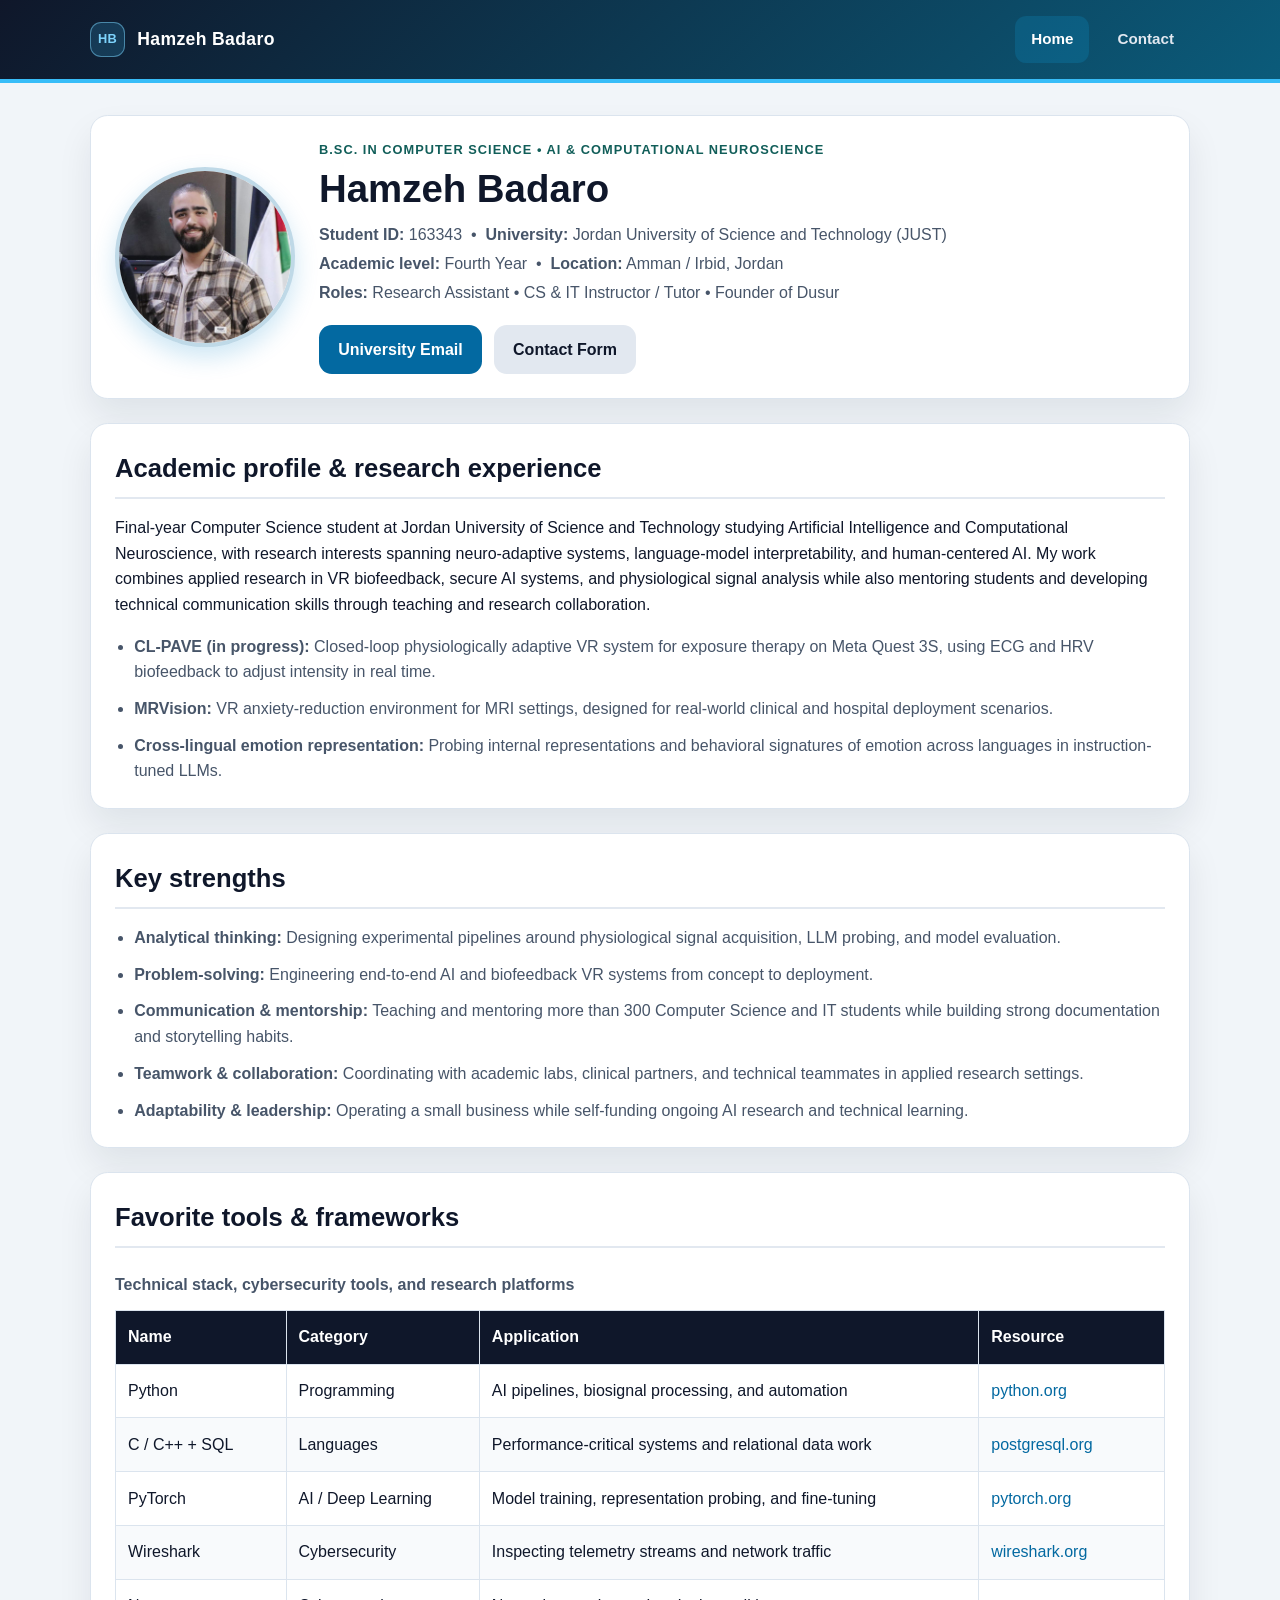
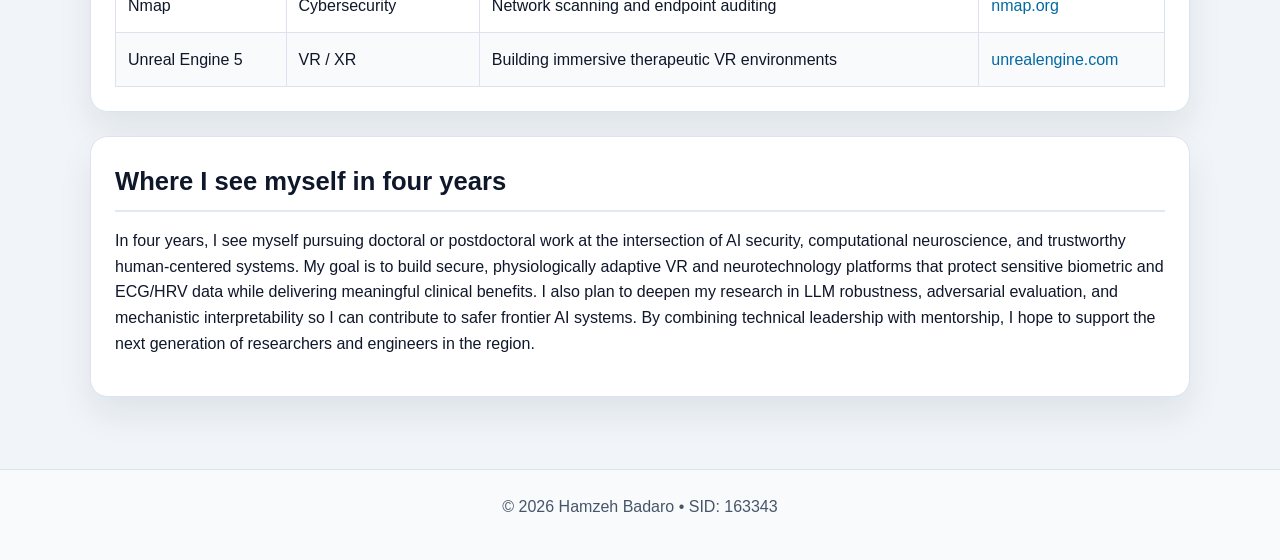
<file: index.html>
<!DOCTYPE html>
<html lang="en">
<head>
    <meta charset="UTF-8">
    <meta name="viewport" content="width=device-width, initial-scale=1.0">
    <title>Hamzeh Badaro | Portfolio</title>
    <meta name="description" content="Hamzeh Badaro portfolio and contact page for AI, computational neuroscience, and human-centered systems research.">
    <link rel="stylesheet" href="style.css">
</head>
<body>
    <header class="site-header">
        <div class="container nav-wrap">
            <a href="index.html" class="brand" aria-label="Hamzeh Badaro home">
                <span class="brand-mark">HB</span>
                <span>Hamzeh Badaro</span>
            </a>
            <nav class="main-nav" aria-label="Main navigation">
                <a class="active" href="index.html">Home</a>
                <a href="contact.html">Contact</a>
            </nav>
        </div>
    </header>

    <main class="container page-shell">
        <section class="card hero-card">
            <img class="profile-photo" src="profile-photo.jpg" alt="Portrait of Hamzeh Badaro">
            <div class="hero-copy">
                <p class="eyebrow">B.Sc. in Computer Science • AI &amp; Computational Neuroscience</p>
                <h1>Hamzeh Badaro</h1>
                <p class="meta-line"><strong>Student ID:</strong> 163343 &nbsp;•&nbsp; <strong>University:</strong> Jordan University of Science and Technology (JUST)</p>
                <p class="meta-line"><strong>Academic level:</strong> Fourth Year &nbsp;•&nbsp; <strong>Location:</strong> Amman / Irbid, Jordan</p>
                <p class="meta-line"><strong>Roles:</strong> Research Assistant • CS &amp; IT Instructor / Tutor • Founder of Dusur</p>
                <div class="hero-actions">
                    <a class="button primary" href="mailto:hkbadaro22@cit.just.edu.jo">University Email</a>
                    <a class="button secondary" href="contact.html">Contact Form</a>
                </div>
            </div>
        </section>

        <section class="card">
            <h2>Academic profile &amp; research experience</h2>
            <p>
                Final-year Computer Science student at Jordan University of Science and Technology studying Artificial Intelligence and Computational Neuroscience, with research interests spanning neuro-adaptive systems, language-model interpretability, and human-centered AI. My work combines applied research in VR biofeedback, secure AI systems, and physiological signal analysis while also mentoring students and developing technical communication skills through teaching and research collaboration.
            </p>
            <ul class="feature-list">
                <li><strong>CL-PAVE (in progress):</strong> Closed-loop physiologically adaptive VR system for exposure therapy on Meta Quest 3S, using ECG and HRV biofeedback to adjust intensity in real time.</li>
                <li><strong>MRVision:</strong> VR anxiety-reduction environment for MRI settings, designed for real-world clinical and hospital deployment scenarios.</li>
                <li><strong>Cross-lingual emotion representation:</strong> Probing internal representations and behavioral signatures of emotion across languages in instruction-tuned LLMs.</li>
            </ul>
        </section>

        <section class="card">
            <h2>Key strengths</h2>
            <ul class="feature-list">
                <li><strong>Analytical thinking:</strong> Designing experimental pipelines around physiological signal acquisition, LLM probing, and model evaluation.</li>
                <li><strong>Problem-solving:</strong> Engineering end-to-end AI and biofeedback VR systems from concept to deployment.</li>
                <li><strong>Communication &amp; mentorship:</strong> Teaching and mentoring more than 300 Computer Science and IT students while building strong documentation and storytelling habits.</li>
                <li><strong>Teamwork &amp; collaboration:</strong> Coordinating with academic labs, clinical partners, and technical teammates in applied research settings.</li>
                <li><strong>Adaptability &amp; leadership:</strong> Operating a small business while self-funding ongoing AI research and technical learning.</li>
            </ul>
        </section>

        <section class="card">
            <h2>Favorite tools &amp; frameworks</h2>
            <div class="table-wrap">
                <table>
                    <caption>Technical stack, cybersecurity tools, and research platforms</caption>
                    <thead>
                        <tr>
                            <th>Name</th>
                            <th>Category</th>
                            <th>Application</th>
                            <th>Resource</th>
                        </tr>
                    </thead>
                    <tbody>
                        <tr>
                            <td>Python</td>
                            <td>Programming</td>
                            <td>AI pipelines, biosignal processing, and automation</td>
                            <td><a href="https://www.python.org/doc/" target="_blank" rel="noreferrer">python.org</a></td>
                        </tr>
                        <tr>
                            <td>C / C++ + SQL</td>
                            <td>Languages</td>
                            <td>Performance-critical systems and relational data work</td>
                            <td><a href="https://www.postgresql.org/docs/" target="_blank" rel="noreferrer">postgresql.org</a></td>
                        </tr>
                        <tr>
                            <td>PyTorch</td>
                            <td>AI / Deep Learning</td>
                            <td>Model training, representation probing, and fine-tuning</td>
                            <td><a href="https://pytorch.org/" target="_blank" rel="noreferrer">pytorch.org</a></td>
                        </tr>
                        <tr>
                            <td>Wireshark</td>
                            <td>Cybersecurity</td>
                            <td>Inspecting telemetry streams and network traffic</td>
                            <td><a href="https://www.wireshark.org/docs/" target="_blank" rel="noreferrer">wireshark.org</a></td>
                        </tr>
                        <tr>
                            <td>Nmap</td>
                            <td>Cybersecurity</td>
                            <td>Network scanning and endpoint auditing</td>
                            <td><a href="https://nmap.org/docs.html" target="_blank" rel="noreferrer">nmap.org</a></td>
                        </tr>
                        <tr>
                            <td>Unreal Engine 5</td>
                            <td>VR / XR</td>
                            <td>Building immersive therapeutic VR environments</td>
                            <td><a href="https://www.unrealengine.com/en-US/unreal-engine-5" target="_blank" rel="noreferrer">unrealengine.com</a></td>
                        </tr>
                    </tbody>
                </table>
            </div>
        </section>

        <section class="card">
            <h2>Where I see myself in four years</h2>
            <p>
                In four years, I see myself pursuing doctoral or postdoctoral work at the intersection of AI security, computational neuroscience, and trustworthy human-centered systems. My goal is to build secure, physiologically adaptive VR and neurotechnology platforms that protect sensitive biometric and ECG/HRV data while delivering meaningful clinical benefits. I also plan to deepen my research in LLM robustness, adversarial evaluation, and mechanistic interpretability so I can contribute to safer frontier AI systems. By combining technical leadership with mentorship, I hope to support the next generation of researchers and engineers in the region.
            </p>
        </section>
    </main>

    <footer class="site-footer">
        <div class="container">
            <p>&copy; 2026 Hamzeh Badaro • SID: 163343</p>
        </div>
    </footer>
</body>
</html>
</file>
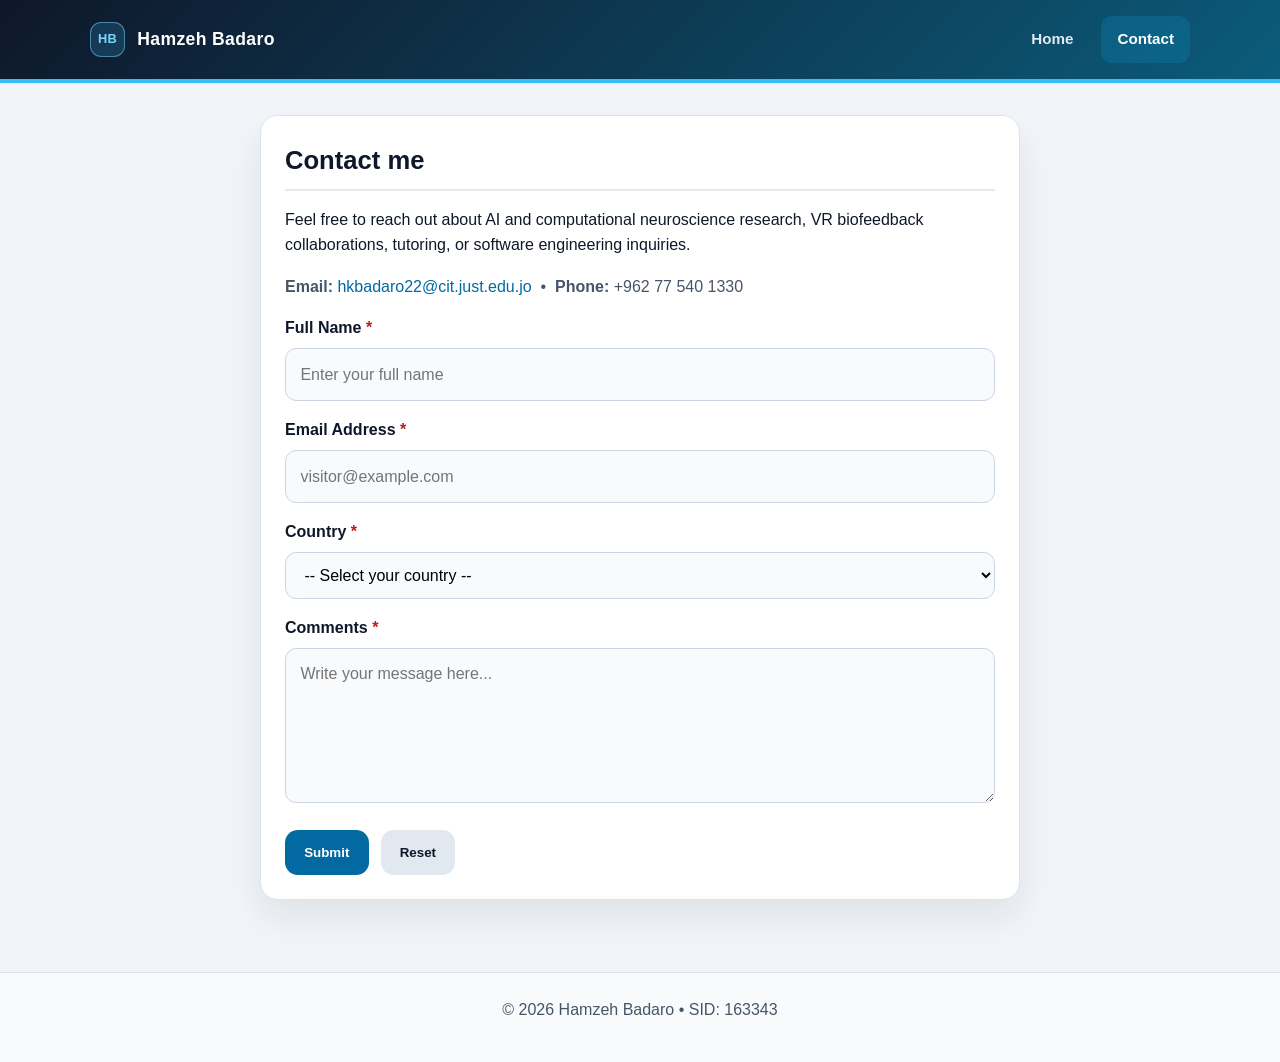
<file: contact.html>
<!DOCTYPE html>
<html lang="en">
<head>
    <meta charset="UTF-8">
    <meta name="viewport" content="width=device-width, initial-scale=1.0">
    <title>Contact Hamzeh Badaro</title>
    <meta name="description" content="Contact Hamzeh Badaro for AI, computational neuroscience, and research collaboration inquiries.">
    <link rel="stylesheet" href="style.css">
</head>
<body>
    <header class="site-header">
        <div class="container nav-wrap">
            <a href="index.html" class="brand" aria-label="Hamzeh Badaro home">
                <span class="brand-mark">HB</span>
                <span>Hamzeh Badaro</span>
            </a>
            <nav class="main-nav" aria-label="Main navigation">
                <a href="index.html">Home</a>
                <a class="active" href="contact.html">Contact</a>
            </nav>
        </div>
    </header>

    <main class="container page-shell narrow-shell">
        <section class="card contact-card">
            <h2>Contact me</h2>
            <p>
                Feel free to reach out about AI and computational neuroscience research, VR biofeedback collaborations, tutoring, or software engineering inquiries.
            </p>
            <p class="contact-meta">
                <strong>Email:</strong> <a href="mailto:hkbadaro22@cit.just.edu.jo">hkbadaro22@cit.just.edu.jo</a> &nbsp;•&nbsp;
                <strong>Phone:</strong> +962 77 540 1330
            </p>

            <div id="formFeedback" class="form-feedback" role="status" aria-live="polite"></div>

            <form id="contactForm" novalidate>
                <div class="form-group">
                    <label for="fullName">Full Name <span class="required">*</span></label>
                    <input type="text" id="fullName" name="fullName" placeholder="Enter your full name" autocomplete="name">
                </div>

                <div class="form-group">
                    <label for="email">Email Address <span class="required">*</span></label>
                    <input type="email" id="email" name="email" placeholder="visitor@example.com" autocomplete="email">
                </div>

                <div class="form-group">
                    <label for="country">Country <span class="required">*</span></label>
                    <select id="country" name="country">
                        <option value="">-- Select your country --</option>
                        <option value="Jordan">Jordan</option>
                        <option value="Saudi Arabia">Saudi Arabia</option>
                        <option value="United Arab Emirates">United Arab Emirates</option>
                        <option value="Palestine">Palestine</option>
                        <option value="Egypt">Egypt</option>
                        <option value="Qatar">Qatar</option>
                        <option value="Kuwait">Kuwait</option>
                        <option value="United States">United States</option>
                        <option value="United Kingdom">United Kingdom</option>
                        <option value="Other">Other</option>
                    </select>
                </div>

                <div class="form-group">
                    <label for="comments">Comments <span class="required">*</span></label>
                    <textarea id="comments" name="comments" rows="5" placeholder="Write your message here..."></textarea>
                </div>

                <div class="button-row">
                    <button type="submit" class="button primary">Submit</button>
                    <button type="reset" class="button secondary">Reset</button>
                </div>
            </form>
        </section>
    </main>

    <footer class="site-footer">
        <div class="container">
            <p>&copy; 2026 Hamzeh Badaro • SID: 163343</p>
        </div>
    </footer>

    <script>
        const form = document.getElementById('contactForm');
        const feedback = document.getElementById('formFeedback');

        function showFeedback(message, isError) {
            feedback.textContent = message;
            feedback.classList.toggle('error', isError);
            feedback.classList.toggle('success', !isError);
            feedback.hidden = false;
        }

        form.addEventListener('submit', function (event) {
            event.preventDefault();

            const fullName = document.getElementById('fullName').value.trim();
            const email = document.getElementById('email').value.trim();
            const country = document.getElementById('country').value.trim();
            const comments = document.getElementById('comments').value.trim();

            if (!fullName || !email || !country || !comments) {
                showFeedback('Please fill in all required fields before submitting.', true);
                return;
            }

            const emailPattern = /^[^\s@]+@[^\s@]+\.[^\s@]+$/;
            if (!emailPattern.test(email)) {
                showFeedback('Please enter a valid email address.', true);
                return;
            }

            showFeedback(`Thank you, ${fullName}! Your message has been submitted successfully.`, false);
            form.reset();
        });
    </script>
</body>
</html>
</file>
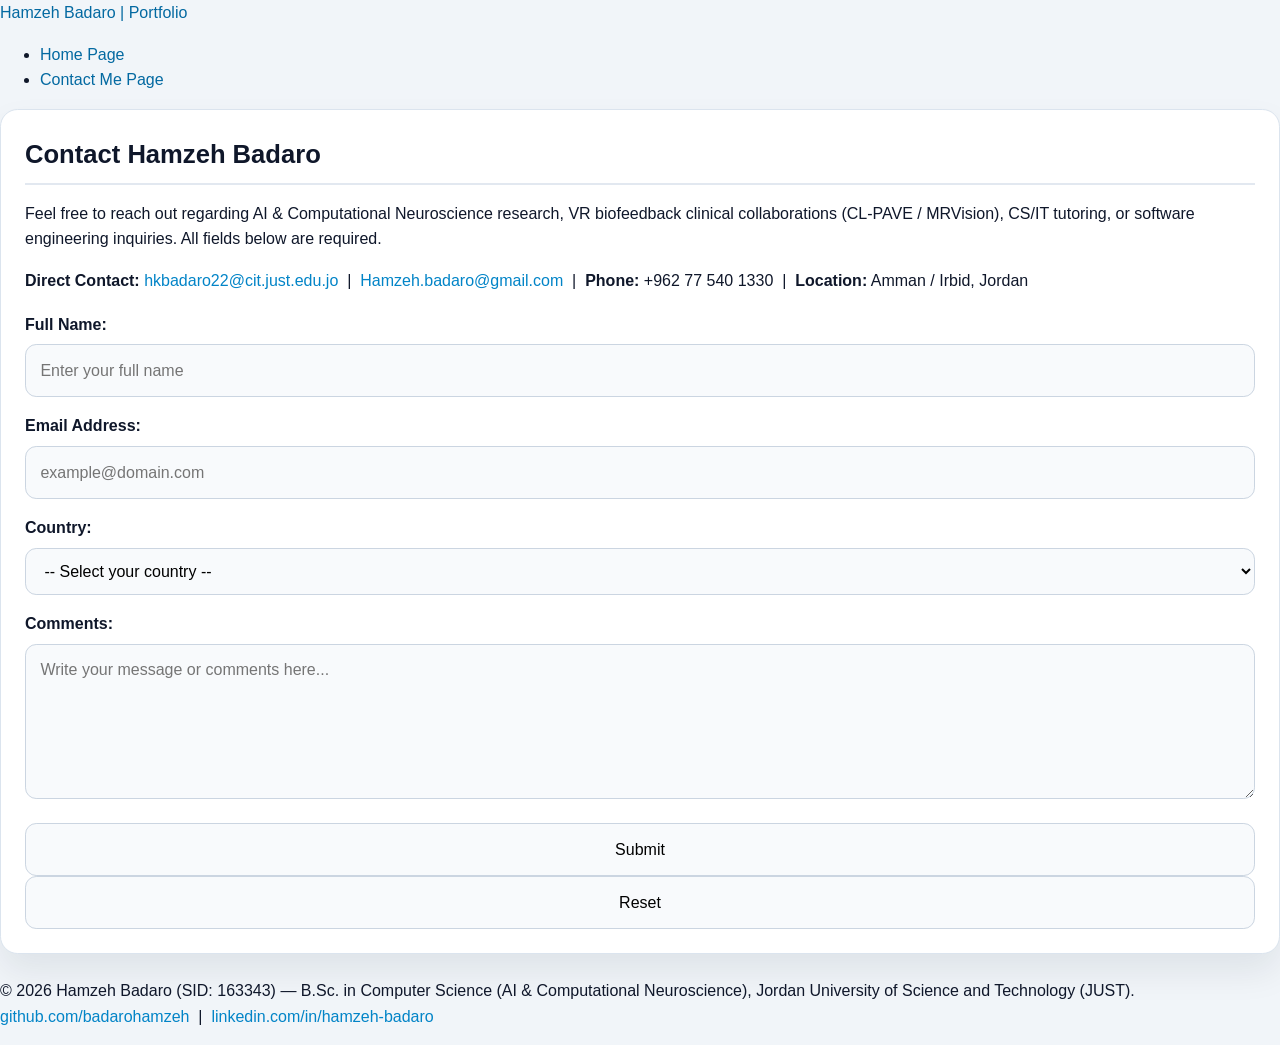
<file: contact_me_163343_hamzeh_badaro.html>
<!DOCTYPE html>
<!-- CIS 341 Assignment: Professional Portfolio Website - Contact Me Page (contact.html) -->
<html lang="en">
<head>
    <meta charset="utf-8">
    <meta name="viewport" content="width=device-width, initial-scale=1.0">
    <title>Contact Me - 163343 - Hamzeh Badaro</title>
    <link rel="stylesheet" type="text/css" href="style.css">
    <script type="text/javascript">
        // Validate that all fields are filled in before submission
        function validateForm(event) {
            var fullName = document.getElementById("fullName").value;
            var email = document.getElementById("email").value;
            var country = document.getElementById("country").value;
            var comments = document.getElementById("comments").value;

            // Trim whitespace to ensure fields are genuinely filled
            if (fullName.trim() == "" || email.trim() == "" || country.trim() == "" || comments.trim() == "") {
                window.alert("Please fill in all fields (Full Name, Email Address, Country, and Comments) before submitting the form.");
                if (event) {
                    event.preventDefault();
                }
                return false;
            }

            // Simple email format check
            if (email.indexOf("@") == -1 || email.indexOf(".") == -1) {
                window.alert("Please enter a valid email address.");
                if (event) {
                    event.preventDefault();
                }
                return false;
            }

            // Display simple alert message confirming that the form was submitted successfully
            window.alert("Thank you, " + fullName + "! Your form has been submitted successfully.");
            if (event) {
                event.preventDefault();
            }
            document.getElementById("contactForm").reset();
            return true;
        }

        function start() {
            var contactForm = document.getElementById("contactForm");
            contactForm.addEventListener("submit", validateForm, false);
        }

        window.addEventListener("load", start, false);
    </script>
</head>
<body>
    <!-- Navigation Structure (Simple Menu) -->
    <header class="navbar">
        <div class="nav-container">
            <a href="index.html" class="brand-title">Hamzeh Badaro | Portfolio</a>
            <ul class="nav-links">
                <li><a href="index.html">Home Page</a></li>
                <li><a href="contact.html" class="active">Contact Me Page</a></li>
            </ul>
        </div>
    </header>

    <div class="main-wrapper">
        <section class="card">
            <h2>Contact Hamzeh Badaro</h2>
            <p>
                Feel free to reach out regarding AI &amp; Computational Neuroscience research, VR biofeedback clinical collaborations (CL-PAVE / MRVision), CS/IT tutoring, or software engineering inquiries. All fields below are required.
            </p>
            <p class="student-meta" style="margin-bottom: 18px;">
                <strong>Direct Contact:</strong> <a href="mailto:hkbadaro22@cit.just.edu.jo" style="color: #0284c7;">hkbadaro22@cit.just.edu.jo</a> &nbsp;|&nbsp;
                <a href="mailto:Hamzeh.badaro@gmail.com" style="color: #0284c7;">Hamzeh.badaro@gmail.com</a> &nbsp;|&nbsp;
                <strong>Phone:</strong> +962 77 540 1330 &nbsp;|&nbsp;
                <strong>Location:</strong> Amman / Irbid, Jordan
            </p>

            <form id="contactForm" method="post" action="#">
                <div class="form-group">
                    <label for="fullName">Full Name:</label>
                    <input type="text" id="fullName" name="fullName" placeholder="Enter your full name">
                </div>

                <div class="form-group">
                    <label for="email">Email Address:</label>
                    <input type="email" id="email" name="email" placeholder="example@domain.com">
                </div>

                <div class="form-group">
                    <label for="country">Country:</label>
                    <select id="country" name="country">
                        <option value="">-- Select your country --</option>
                        <option value="Jordan">Jordan</option>
                        <option value="Saudi Arabia">Saudi Arabia</option>
                        <option value="United Arab Emirates">United Arab Emirates</option>
                        <option value="Palestine">Palestine</option>
                        <option value="Egypt">Egypt</option>
                        <option value="Qatar">Qatar</option>
                        <option value="Kuwait">Kuwait</option>
                        <option value="United States">United States</option>
                        <option value="United Kingdom">United Kingdom</option>
                        <option value="Other">Other</option>
                    </select>
                </div>

                <div class="form-group">
                    <label for="comments">Comments:</label>
                    <textarea id="comments" name="comments" rows="5" cols="50" placeholder="Write your message or comments here..."></textarea>
                </div>

                <div>
                    <input type="submit" id="submitButton" class="submit-btn" value="Submit">
                    <input type="reset" class="reset-btn" value="Reset">
                </div>
            </form>
        </section>
    </div>

    <footer>
        <p>
            &copy; 2026 Hamzeh Badaro (SID: 163343) &mdash; B.Sc. in Computer Science (AI &amp; Computational Neuroscience), Jordan University of Science and Technology (JUST).<br>
            <a href="https://github.com/badarohamzeh" target="_blank" style="color: #0284c7; text-decoration: none;">github.com/badarohamzeh</a> &nbsp;|&nbsp;
            <a href="https://linkedin.com/in/hamzeh-badaro" target="_blank" style="color: #0284c7; text-decoration: none;">linkedin.com/in/hamzeh-badaro</a>
        </p>
    </footer>
</body>
</html>
</file>
<file: style.css>
:root {
    --bg: #f1f5f9;
    --card: #ffffff;
    --card-border: #dbe4ee;
    --text: #0f172a;
    --muted: #475569;
    --brand: #0f766e;
    --brand-strong: #115e59;
    --accent: #0369a1;
    --accent-soft: #e0f2fe;
    --success: #166534;
    --error: #b91c1c;
    --shadow: 0 18px 35px rgba(15, 23, 42, 0.08);
}

* {
    box-sizing: border-box;
}

html {
    scroll-behavior: smooth;
}

body {
    margin: 0;
    font-family: Arial, Helvetica, sans-serif;
    background: var(--bg);
    color: var(--text);
    line-height: 1.6;
}

img {
    max-width: 100%;
    display: block;
}

p {
    margin: 0 0 1rem;
}

a {
    color: var(--accent);
    text-decoration: none;
}

a:hover {
    text-decoration: underline;
}

.container {
    width: min(1100px, calc(100% - 2rem));
    margin: 0 auto;
}

.site-header {
    background: linear-gradient(135deg, #0f172a 0%, #0b5b7a 100%);
    border-bottom: 4px solid #38bdf8;
    position: sticky;
    top: 0;
    z-index: 10;
}

.nav-wrap {
    display: flex;
    align-items: center;
    justify-content: space-between;
    gap: 1rem;
    padding: 1rem 0;
}

.brand {
    display: inline-flex;
    align-items: center;
    gap: 0.75rem;
    color: #fff;
    font-size: 1.1rem;
    font-weight: 700;
    letter-spacing: 0.02em;
}

.brand:hover {
    text-decoration: none;
}

.brand-mark {
    display: inline-flex;
    align-items: center;
    justify-content: center;
    width: 2.2rem;
    height: 2.2rem;
    border-radius: 0.7rem;
    background: rgba(56, 189, 248, 0.18);
    border: 1px solid rgba(125, 211, 252, 0.5);
    color: #7dd3fc;
    font-size: 0.8rem;
}

.main-nav {
    display: flex;
    align-items: center;
    gap: 0.75rem;
    flex-wrap: wrap;
}

.main-nav a {
    padding: 0.7rem 1rem;
    border-radius: 0.7rem;
    color: #e2e8f0;
    font-size: 0.95rem;
    font-weight: 700;
    transition: background-color 0.2s ease, color 0.2s ease;
}

.main-nav a:hover,
.main-nav a.active {
    background: rgba(14, 165, 233, 0.18);
    color: #fff;
    text-decoration: none;
}

.page-shell {
    padding: 2rem 0 3rem;
}

.narrow-shell {
    max-width: 760px;
}

.card {
    background: var(--card);
    border: 1px solid var(--card-border);
    border-radius: 1.1rem;
    box-shadow: var(--shadow);
    padding: 1.5rem;
    margin-bottom: 1.5rem;
}

.hero-card {
    display: grid;
    grid-template-columns: 180px 1fr;
    gap: 1.5rem;
    align-items: center;
}

.profile-photo {
    width: 180px;
    height: 180px;
    object-fit: cover;
    border-radius: 50%;
    border: 4px solid rgba(3, 105, 161, 0.25);
    box-shadow: 0 10px 25px rgba(2, 132, 199, 0.2);
}

.eyebrow {
    margin: 0 0 0.5rem;
    color: var(--brand-strong);
    font-size: 0.8rem;
    font-weight: 700;
    letter-spacing: 0.08em;
    text-transform: uppercase;
}

.hero-copy h1 {
    margin: 0 0 0.75rem;
    font-size: clamp(2rem, 3vw, 3rem);
    line-height: 1.1;
}

.meta-line {
    margin: 0.2rem 0;
    color: var(--muted);
}

.hero-actions,
.button-row {
    display: flex;
    gap: 0.75rem;
    flex-wrap: wrap;
    margin-top: 1.2rem;
}

.button {
    display: inline-flex;
    align-items: center;
    justify-content: center;
    min-height: 2.8rem;
    padding: 0.75rem 1.2rem;
    border: 0;
    border-radius: 0.8rem;
    font-weight: 700;
    cursor: pointer;
    transition: transform 0.2s ease, opacity 0.2s ease;
}

.button:hover {
    text-decoration: none;
    transform: translateY(-1px);
}

.button.primary {
    background: var(--accent);
    color: #fff;
}

.button.secondary {
    background: #e2e8f0;
    color: var(--text);
}

h2 {
    margin: 0 0 1rem;
    padding-bottom: 0.5rem;
    border-bottom: 2px solid #e2e8f0;
    font-size: clamp(1.4rem, 2vw, 1.9rem);
}

.feature-list {
    margin: 0;
    padding-left: 1.2rem;
    color: var(--muted);
}

.feature-list li + li {
    margin-top: 0.7rem;
}

.table-wrap {
    overflow-x: auto;
}

table {
    width: 100%;
    border-collapse: collapse;
    margin-top: 0.5rem;
    background: #fff;
}

caption {
    margin-bottom: 0.75rem;
    font-weight: 700;
    text-align: left;
    color: var(--muted);
}

table th,
table td {
    border: 1px solid #dbe4ee;
    padding: 0.85rem 0.75rem;
    text-align: left;
    vertical-align: top;
}

table th {
    background: #0f172a;
    color: #fff;
}

table tr:nth-child(even) {
    background: #f8fafc;
}

.contact-meta {
    color: var(--muted);
}

.form-feedback {
    display: none;
    margin: 1rem 0;
    padding: 0.85rem 1rem;
    border-radius: 0.7rem;
    font-weight: 700;
}

.form-feedback.error {
    display: block;
    background: #fef2f2;
    color: var(--error);
    border: 1px solid #fecaca;
}

.form-feedback.success {
    display: block;
    background: #f0fdf4;
    color: var(--success);
    border: 1px solid #bbf7d0;
}

.form-group {
    margin-bottom: 1rem;
}

label {
    display: block;
    font-weight: 700;
    margin-bottom: 0.45rem;
}

.required {
    color: var(--error);
}

input,
select,
textarea {
    width: 100%;
    border: 1px solid #cbd5e1;
    border-radius: 0.7rem;
    background: #f8fafc;
    padding: 0.8rem 0.9rem;
    font: inherit;
}

input:focus,
select:focus,
textarea:focus {
    outline: none;
    border-color: var(--accent);
    box-shadow: 0 0 0 3px rgba(3, 105, 161, 0.12);
    background: #fff;
}

textarea {
    min-height: 140px;
    resize: vertical;
}

.site-footer {
    border-top: 1px solid #dbe4ee;
    background: rgba(255, 255, 255, 0.5);
    color: var(--muted);
    padding: 1.5rem 0;
    text-align: center;
}

@media (max-width: 700px) {
    .hero-card {
        grid-template-columns: 1fr;
        text-align: center;
    }

    .profile-photo {
        margin: 0 auto;
    }

    .nav-wrap {
        flex-direction: column;
        align-items: flex-start;
    }

    .main-nav {
        width: 100%;
    }

    .main-nav a {
        flex: 1;
        text-align: center;
    }
}
</file>
